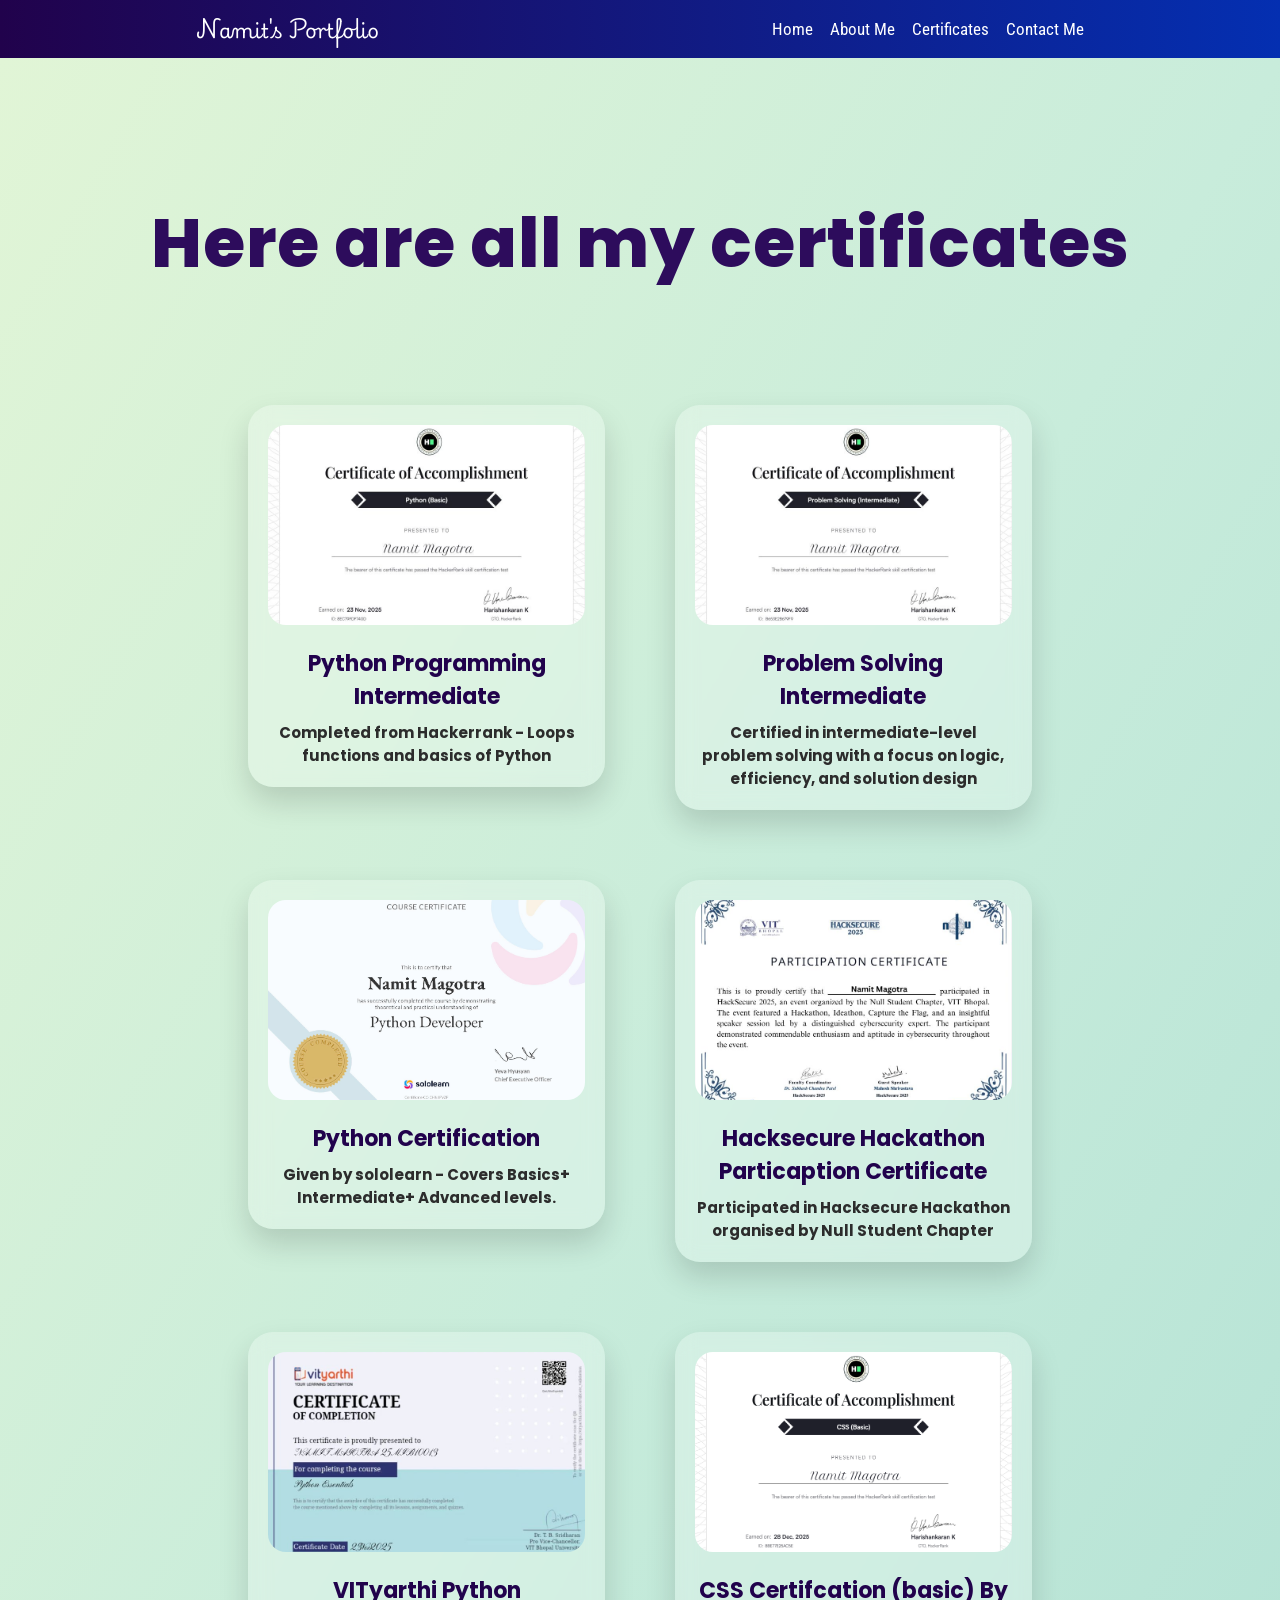
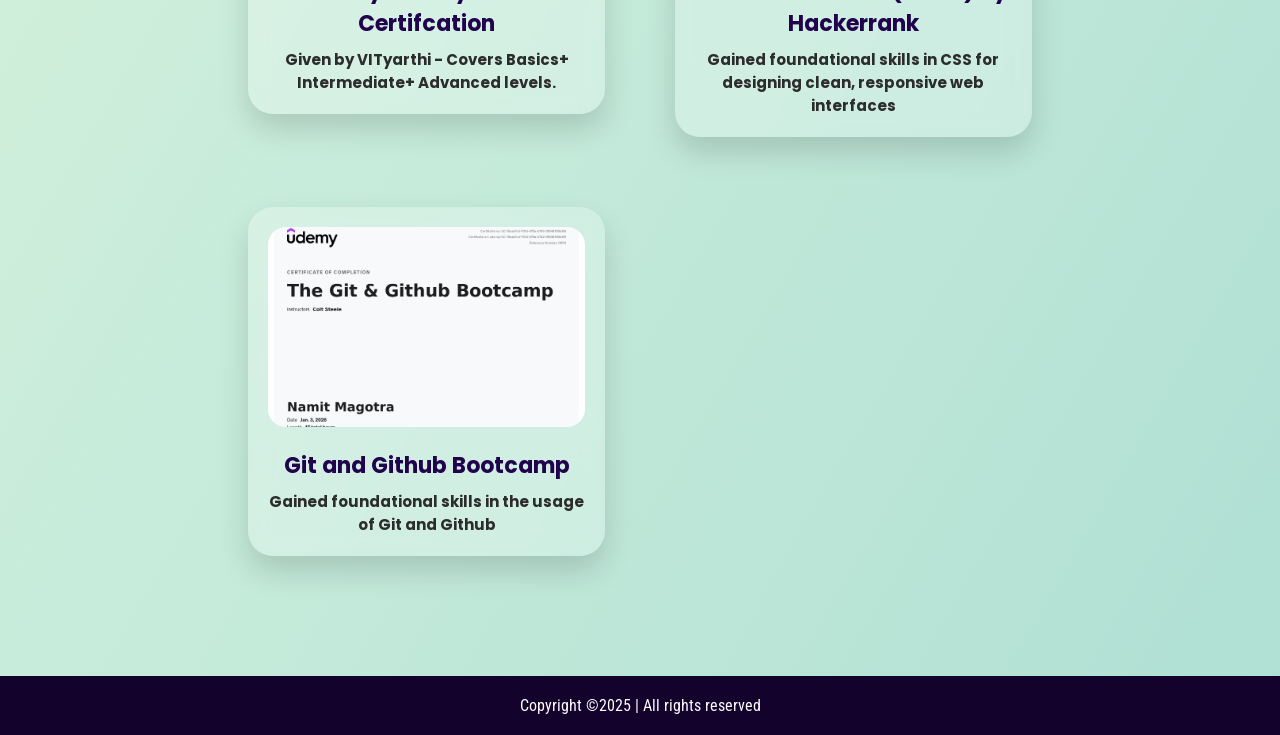
<file: certificates.html>
<!DOCTYPE html>
<html lang="en">
<head>
    <meta charset="UTF-8">
    <meta name="viewport" content="width=device-width, initial-scale=1.0">
    <title>Services</title>
    <link rel="stylesheet" href="style.css">
    <link rel="preconnect" href="https://fonts.googleapis.com">
    <link rel="preconnect" href="https://fonts.gstatic.com" crossorigin>
    <link
        href="https://fonts.googleapis.com/css2?family=Merriweather:ital,opsz,wght@0,18..144,300..900;1,18..144,300..900&family=Open+Sans:ital,wght@0,300..800;1,300..800&family=Oswald:wght@200..700&family=Playball&family=Playwrite+PL:wght@100..400&family=Poppins:ital,wght@0,100;0,200;0,300;0,400;0,500;0,600;0,700;0,800;0,900;1,100;1,200;1,300;1,400;1,500;1,600;1,700;1,800;1,900&family=Roboto+Condensed:ital,wght@0,100..900;1,100..900&family=Roboto:ital,wght@0,100..900;1,100..900&display=swap"
        rel="stylesheet">
</head>
<body>
    <nav>
        <div class="logo">Namit's Portfolio</div>
        <ul>
            <li><a href="index.html">Home</a></li>
            <li><a href="about.html">About Me</a></li>
            <li><a href="certificates.html">Certificates</a></li>
            <li><a href="contact.html">Contact Me</a></li>
        </ul>
    </nav>

    <main>
        <section class="hero4">
            <div class="heroleft4">
    <div class="one">Here are all my certificates</div>

    <div class="cert-grid">

        <a href="images/python.jpeg" target="_blank" class="cert-link">
        <div class="cert-card">
            <img src="images/python.jpeg" alt="Python Certificate">
            <h3>Python Programming Intermediate</h3>
            <p>Completed from Hackerrank - Loops functions and basics of Python</p>
        </div>
        </a>

        <a href="images/problem.jpeg" target="_blank" class="cert-link">
        <div class="cert-card">
            <img src="images/problem.jpeg" alt="Data Science Certificate">
            <h3>Problem Solving Intermediate</h3>
            <p>Certified in intermediate-level problem solving with a focus on logic, efficiency, and solution design</p>
        </div>
        </a>

        <a href="images/sololearn.jpg" target="_blank" class="cert-link">
        <div class="cert-card">
            <img src="images/sololearn.jpg" alt="Python">
            <h3>Python Certification</h3>
            <p>Given by sololearn - Covers Basics+ Intermediate+ Advanced levels.</p>
        </div>
        </a>

        <a href="images/hackathon.jpeg" target="_blank" class="cert-link">
        <div class="cert-card">
            <img src="images/hackathon.jpeg" alt="hackathon">
            <h3>Hacksecure Hackathon Particaption Certificate</h3>
            <p>Participated in Hacksecure Hackathon organised by Null Student Chapter</p>
        </div>
        </a>

        <a href="images/vit.jpeg" target="_blank" class="cert-link">
        <div class="cert-card">
            <img src="images/vit.jpeg" alt="VITyarthi">
            <h3>VITyarthi Python Certifcation</h3>
            <p>Given by VITyarthi - Covers Basics+ Intermediate+ Advanced levels.</p>
        </div>
        </a>

        <a href="images/css.png" target="_blank" class="cert-link">
         <div class="cert-card">
            <img src="images/css.png" alt="CSS">
            <h3>CSS Certifcation (basic) By Hackerrank</h3>
            <p>Gained foundational skills in CSS for designing clean, responsive web interfaces</p>
        </div>
        </a>

        <a href="images/udemy_git.jpg" target="_blank" class="cert-link">
         <div class="cert-card">
            <img src="images/udemy_git.jpg" alt="git">
            <h3>Git and Github Bootcamp</h3>
            <p>Gained foundational skills in the usage of Git and Github</p>
        </div>
        </a>

    </div>
</div>

        </section>
    </main>

    <footer>
        Copyright &copy;2025 | All rights reserved
    </footer>
</body>
</html>
</file>
<file: style.css>
*{
    margin:0;
    padding:0;
}

nav{
    display: flex;
    justify-content: space-around;
    background-image: linear-gradient(to right,rgb(33, 2, 76),rgb(4, 47, 177));
    color:white;
    padding:10px 0;
}

nav ul{
    display: flex;
    gap:17px;
    align-items: center;
}



.logo{
    font-size: 20px;
    font-weight: bolder;
    font-family: "Playwrite PL", cursive;
    font-optical-sizing: auto;
    font-style: normal;
}

nav ul li{
    list-style: none;
    font-size: 17px;
    font-family: "Roboto Condensed", sans-serif;

}

nav ul li a{
    color:white;
    text-decoration: none; 
    transition: all 0.5s;
}

nav ul li a:hover{
    color:rgb(141, 132, 220);
    text-decoration: none; 
}

.hero{
    background-image: linear-gradient(to right, rgb(193, 234, 197),rgb(159, 115, 248));
    height: 85vh;
    display: flex;
    justify-content: center;
    gap:50px;
    align-items: center;
}

.hero{
    font-family: "Roboto Condensed", sans-serif;
    font-optical-sizing: auto;
    font-style: normal;
}

.heroleft{
    display: flex;
    flex-direction: column;
    gap:10px;
}

.heroleft .one{
    font-size:60px;
    color:rgb(33, 2, 76);
    font-weight: bold;
}
.heroleft .two{
    font-size:35px
}

.bold{
    font-weight: bold;
}

.heroright img{
        height:42vh;
        border-radius: 34px;
}

.btn{
    background-color: rgb(72, 5, 165);
    color: white;
    padding:7px 9px;
    border: 2px solid rgb(78, 4, 78);
    margin:0 2px; 
    border-radius: 4px;
    cursor: pointer;
    font-size: 14px;
    font-weight: bolder;
    transition: all 0.5s;
}

.btn:hover{
    background-color: rgb(59, 54, 200);
    
}

.button{
    padding:9px 0;
}




.project{
    display: flex;
    align-items: center;
    font-family: "Roboto Condensed", sans-serif;
    background-image: linear-gradient(to right, rgb(181, 181, 245),rgb(173, 233, 194));
    border-top: 2px solid rgb(155, 192, 236);    
    padding: 22px 0;
}

.project-image img{
    width:39.5vw;
    padding:35px;
    border-radius:400px;
}

.project-info{
    display:flex;
    flex-direction: column;
    padding:42px;
}

.project-info .text{
    font-size: 32px;
    padding:10px 0;
    font-weight: bold;
}

.project-info p{
    padding:12px 0;
    font-size: 21px;
    font-family: "Roboto", sans-serif;
    font-weight: 350;
}

.row-reverse{
    flex-direction: row-reverse;
}

footer{
    background-color: rgb(19, 2, 44);
    padding:20px;
    color:white;
    text-align: center;
    font-family: "Roboto Condensed", sans-serif;
}


@media screen and (max-width: 950px){
    nav{flex-direction: column;
        align-items: center;
        gap:12px
}
    .hero{
        flex-direction: column-reverse;
        gap:12px
    }

    .heroleft{
        align-items: center;
    }
    .project{
        padding:1px;
    }
} 

@media screen and (max-width: 650px) {
    .heroleft .one{
        font-size: 40px;
        text-align: center;
    }

    .heroleft .two{
        font-size:30px;
        text-align:center;
    }
    .project{
        flex-direction: column;
    }

    .project-image img{
        width:80vw;
        margin:15px 35px;
    }

    .project-info{
        padding:15px 23px;
    }
}


.hero2{
    background-image: linear-gradient(to bottom, rgb(167, 140, 255),rgb(46, 64, 104));
    height: 85vh;
    display: flex;
    flex-direction: row-reverse;
    justify-content: center;
    gap:70px;
    align-items: center;
}

.hero2{
    font-family: "Roboto Condensed", sans-serif;
    font-optical-sizing: auto;
    font-style: normal;
}

.heroleft2{
    display: flex;
    flex-direction: column;
    gap:10px;
}

.heroleft2 .one2{
    font-size:60px;
    color:rgb(33, 2, 76);
    font-weight: bold;
}
.heroleft2 .two2{
    font-size:35px;
}

.bold{
    font-weight: bold;
}

.heroright2 img{
        height:46vh;
        border-radius: 40px;
}

.about-info2 .text{
    font-size: 45px;
    padding:10px 0;
    font-weight: bold;
}

.about-info2{
    display:flex;
    flex-direction: column;
    padding:42px;
}

.definition{
    font-family: "Roboto", sans-serif;
}

dt{
    font-size: 25px;
    font-weight: bolder;
    display: list-item;
}

dd{
    font-size: 18px;
}

.about-info2 ul{
    font-family: "Roboto", sans-serif;
}

.about-info2 ul li{
    font-family: "Roboto", sans-serif;
    font-size: 22px;
    font-weight: 400;
}

.about-info2 p{
    font-family: "Roboto", sans-serif;
    font-size: 19px;
}


.about{
    display: flex;
    align-items: center;
    font-family: "Roboto Condensed", sans-serif;
    background-image: linear-gradient(to right, rgba(37, 80, 98, 0.92),rgba(67, 206, 162, 0.88));
    border-top: 2px solid rgb(0, 253, 198);    
    padding: 22px 0;
}

.about-image img{
    width:39.5vw;
    padding:35px;
    border-radius:400px;
}


.btn2{
    background-color: rgb(33, 185, 114);
    color: rgb(218, 218, 218);
    padding:7px 9px;
    border: 2px solid rgb(30, 102, 52);
    margin:0 2px; 
    border-radius: 4px;
    cursor: pointer;
    font-size: 14px;
    font-weight: bolder;
    transition: all 0.5s;
}

.btn2:hover{
    background-color: rgb(1, 255, 137);
}


.hero3{
    background-image: linear-gradient(120deg,
    rgb(137, 247, 254),
    rgb(143, 108, 255));
    height: 85vh;
    display: flex;
    justify-content: center;
    gap:50px;
    align-items: center;
}

.hero3{
    font-family: "Roboto Condensed", sans-serif;
    font-optical-sizing: auto;
    font-style: normal;
}

.heroleft3{
    display: flex;
    flex-direction: column;
    gap:10px;
}

.heroleft3 .one3{
    font-size:50px;
    color:rgb(33, 2, 76);
    font-weight: bold;
}
.heroleft3 .two3{
    font-size:35px
}



.heroright3 img{
        height:46vh;
        border-radius: 100px;
}


.gmail-form{
    width: 100%;
    max-width: 380px;
    display: flex;
    flex-direction: column;
    gap: 14px;
}

.gmail-form input,
.gmail-form textarea{
    width: 100%;
    padding: 10px 12px;
    border-radius: 6px;
    border: 1px solid #ccc;
    font-size: 14px;
    outline: none;
}

.gmail-form textarea{
    height: 120px;
    resize: none;
}

.gmail-form input:focus,
.gmail-form textarea:focus{
    border-color: #1a73e8;
    box-shadow: 0 0 0 2px rgba(26,115,232,0.2);
}

.gmail-form button{
    background: #1a73e8;
    color: #fff;
    border: none;
    padding: 10px;
    border-radius: 6px;
    font-size: 14px;
    cursor: pointer;
}

.gmail-form button:hover{
    background: #1558b0;
}


.contact-info .text{
    font-size: 45px;
    padding:10px 0;
    font-weight: bold;
}

.contact-info{
    display:flex;
    flex-direction: column;
    padding:42px;
}

.definition{
    font-family: "Roboto", sans-serif;
}


.contact-info p{
    font-family: "Roboto", sans-serif;
    font-size: 19px;
}


.contact{
    display: flex;
    flex-direction: column;   
    align-items: center;
    font-family: "Roboto Condensed", sans-serif;
    font-weight: bolder;
    font-size: 10px;
    background-image: linear-gradient(120deg,
        rgb(137, 247, 254),
        rgb(143, 108, 255));
    border-top: 2px solid rgb(0, 253, 198);    
    padding: 22px 0;
}



.site{
    display: flex;          
    gap: 20px;
    margin-top: 5px;
}

.site img{
    width: 7vw;
    height: 7vw;
}



.hero4{
   background-image: linear-gradient(120deg,
    rgb(225, 245, 214),
    rgb(200, 236, 219),
    rgb(176, 224, 212)
    );
    min-height: 100vh;
    padding-bottom: 120px;
    display: flex;
    justify-content: center;
    gap:50px;
    padding-top: 15vh;
}

.hero4{
    font-family: "Poppins", sans-serif;
    font-weight: 700;
    font-style: normal;;
    font-optical-sizing: auto;
    font-style: normal;
}

.heroleft4{
    display: flex;
    flex-direction: column;
    gap:10px;
}

.heroleft4 .one{
    font-size:68px;
    font-weight:800;
    color: rgb(45, 12, 92);
    text-align: center;
    width:100%;
    letter-spacing: 1px;
    margin-bottom: 30px;
    position: relative;
}
.heroleft4 .two{
    font-size:35px;
}

.bold{
    font-weight: bold;
}

.heroright4 img{
        height:46vh;
        border-radius: 34px;
}


.cert-grid{
    margin-top: 70px;
    display: grid;
    grid-template-columns: repeat(2, minmax(300px, 1fr));
    gap: 70px;
    width: 80%;
    max-width: 900px;
    margin-left: auto;
    margin-right: auto;
}


.cert-card{
    background: rgba(255,255,255,0.25);
    border-radius: 25px;
    padding: 20px;
    text-align: center;
    backdrop-filter: blur(10px);
    box-shadow: 0 15px 30px rgba(0,0,0,0.15);
    transition: 0.3s ease;
}

.cert-card:hover{
    transform: translateY(-10px) scale(1.03);
}

.cert-card img{
    width: 100%;
    height: 200px;
    object-fit: cover;
    border-radius: 18px;
}

.cert-card h3{
    margin-top: 15px;
    font-size: 22px;
    color: rgb(33, 2, 76);
}

.cert-card p{
    margin-top: 8px;
    font-size: 15px;
    color: rgb(44, 44, 44);
}

.cert-link{
    text-decoration: none;
    color: inherit;
}

html{
    background-color: beige;
}

.card{
    background-color: white;
    width:194px;
    padding:0px 0px 34px 0px;
    border-radius: 9px;
    margin:4px;
}

.image{
    padding:5px
}
.image img{
    width:183px;
    border-radius: 12px;

}

.capsules{
    padding: 0px 34px 0px 10px;
}

.capsules span{
    border-radius: 7px;
    border: 1px rgb(203, 202, 202) solid;
    font-size: 5px;
    padding: 1px 4px;
    font-family: "Poppins", sans-serif;
    font-weight: 500;
    font-style: normal;
    color: rgb(109, 107, 107);
}
h1{
    font-size: 18px;
    margin:1px;
    font-family: "Poppins", sans-serif;
    font-weight: 500;
    font-style: normal;
    color: black;
    
}

.content{
    font-size: 7px;
    font-family: "Poppins", sans-serif;
    font-weight: 500;
    font-style: normal;
    color: rgb(109, 107, 107);
    margin:1px;

}

.button2{
    font-size: 7px;
    font-family: "Poppins", sans-serif;
    font-weight: 500;
    font-style: normal;
    text-align: center;
    padding: 5px 10px;
    margin: 5px 0px 0px 48px;
    border-radius: 12px;
    background-color: rgb(185, 218, 247);
    color:rgb(0, 136, 255);
    border:none;
    cursor: pointer;
}

@media screen and (max-width: 950px){

    nav{
        flex-direction: column;
        align-items: center;
        gap:12px;
    }

    .hero,
    .hero2,
    .hero3{
        flex-direction: column;
        height: auto;
        padding: 40px 20px;
        text-align: center;
    }

    .heroleft,
    .heroleft2,
    .heroleft3{
        align-items: center;
    }

    .heroright img,
    .heroright2 img,
    .heroright3 img{
        width:60vw;
        height:auto;
        border-radius:40px;
    }

    .about{
        flex-direction: column;
        text-align:center;
        padding:30px 20px;
    }

    .about-image img{
        width:70vw;
        padding:20px;
    }

    .project{
        flex-direction: column;
    }

    .project-image img{
        width:70vw;
    }

    .gmail-form{
        max-width:100%;
    }

}

@media screen and (max-width: 600px){

    .heroleft .one,
    .heroleft2 .one2,
    .heroleft3 .one3{
        font-size:34px;
        text-align:center;
    }

    .heroleft .two,
    .heroleft2 .two2,
    .heroleft3 .two3{
        font-size:22px;
        text-align:center;
    }

    .gmail-form input,
    .gmail-form textarea{
        font-size:13px;
    }

    .site{
        flex-direction: column;
        align-items: center;
        gap:15px;
    }

    .site img{
        width:60px;
        height:60px;
    }

    .cert-grid{
        grid-template-columns:1fr;
        gap:40px;
        width:90%;
    }
    .heroleft4 .one{
    font-size:38px;
    line-height:1.2;
    padding:0 10px;
    }
    .heroleft4 .one4{
    font-size:36px;
    line-height:1.2;
    padding:0 15px;
    }

}

@media screen and (max-width: 420px){

    nav{
        text-align:center;
    }

    nav ul{
        flex-direction:column;
        gap:6px;
    }

    .hero,
    .hero2,
    .hero3{
        height:auto;
        padding:30px 10px;
    }

    .heroleft .one,
    .heroleft2 .one2,
    .heroleft3 .one3{
        font-size:28px;
    }

    .heroleft .two,
    .heroleft2 .two2,
    .heroleft3 .two3{
        font-size:18px;
    }

    .heroright img,
    .heroright2 img,
    .heroright3 img{
        width:85vw;
        height:auto;
    }

    .project-info p{
        font-size:16px;
    }

    .about-info2{
        padding:15px;
    }

    .about-info2 .text{
        font-size:28px;
    }

    .about-image img{
        width:85vw;
    }

    .cert-grid{
        grid-template-columns:1fr;
        gap:30px;
    }

    .cert-card img{
        height:150px;
    }

    .site img{
        width:50px;
        height:50px;
    }

    .gmail-form{
        width:90vw;
    }

    .heroleft4 .one4{
    font-size:26px;
    }

}
</file>
